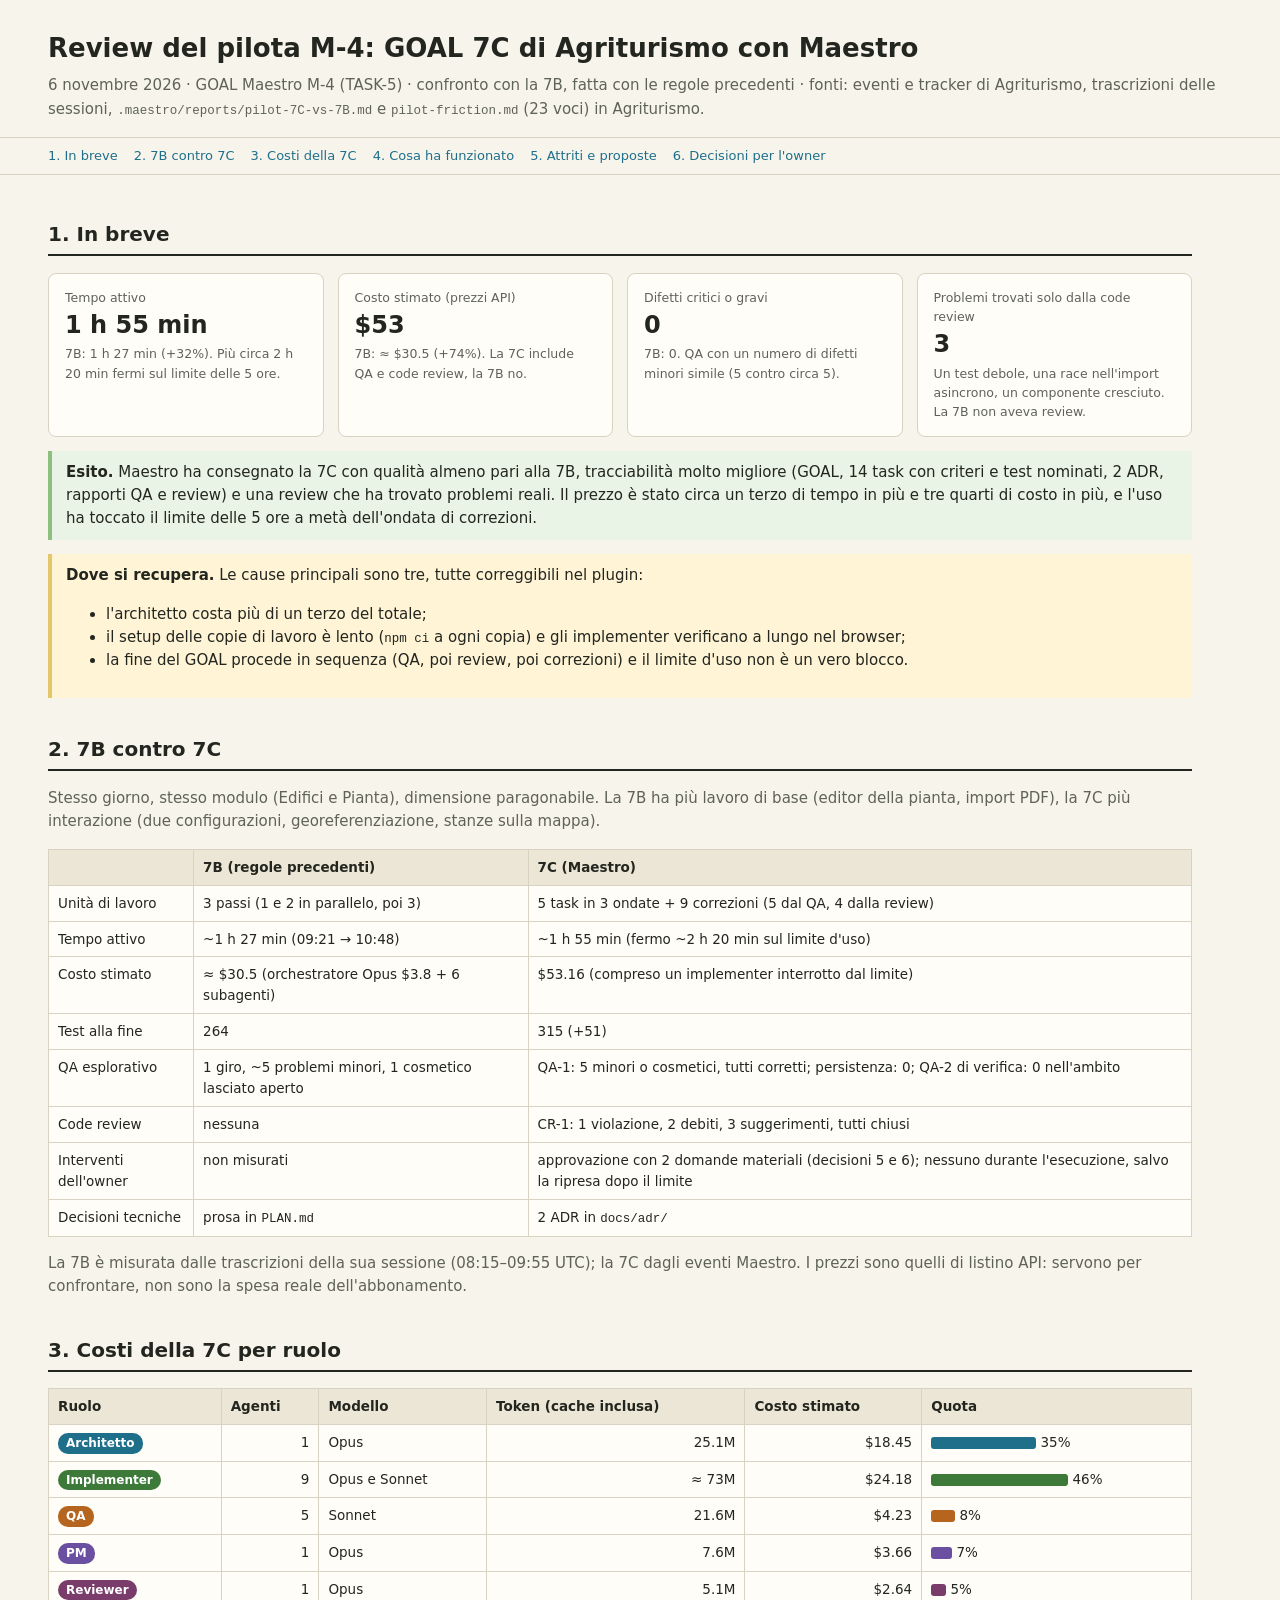
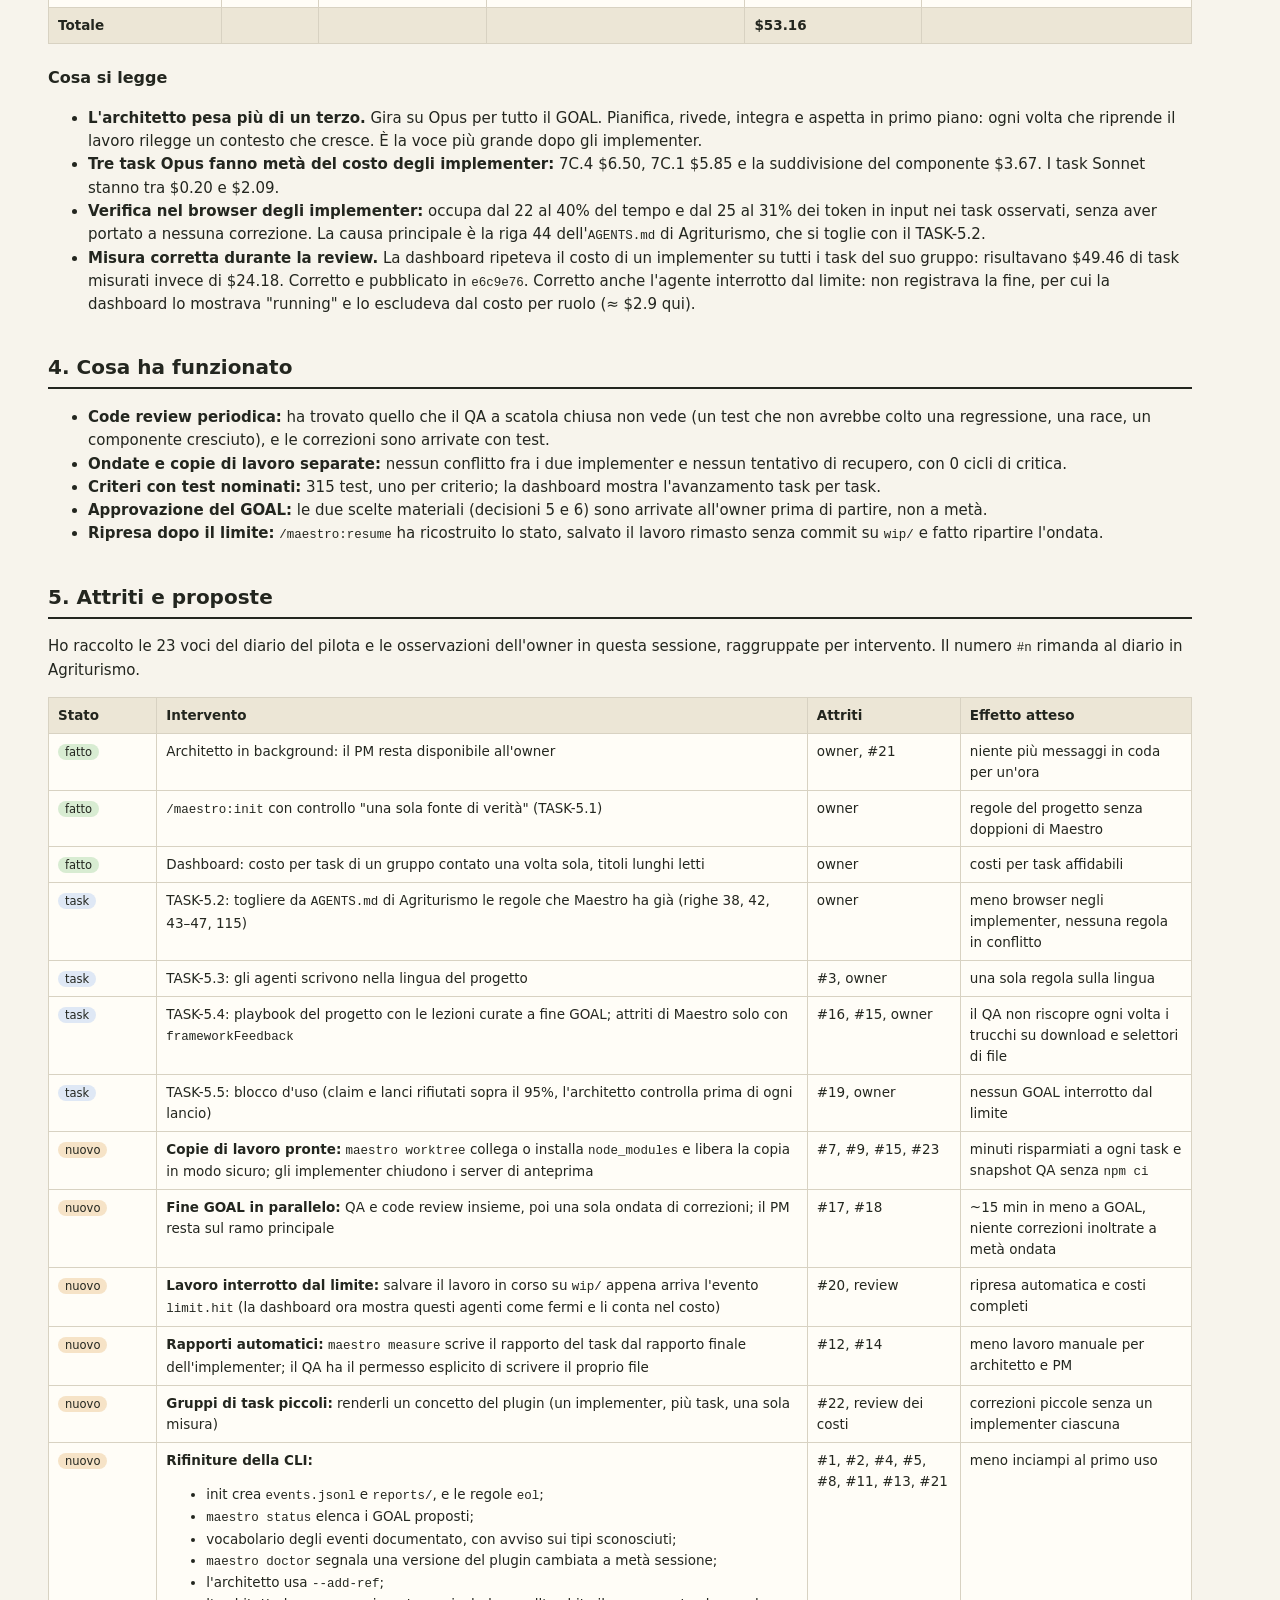
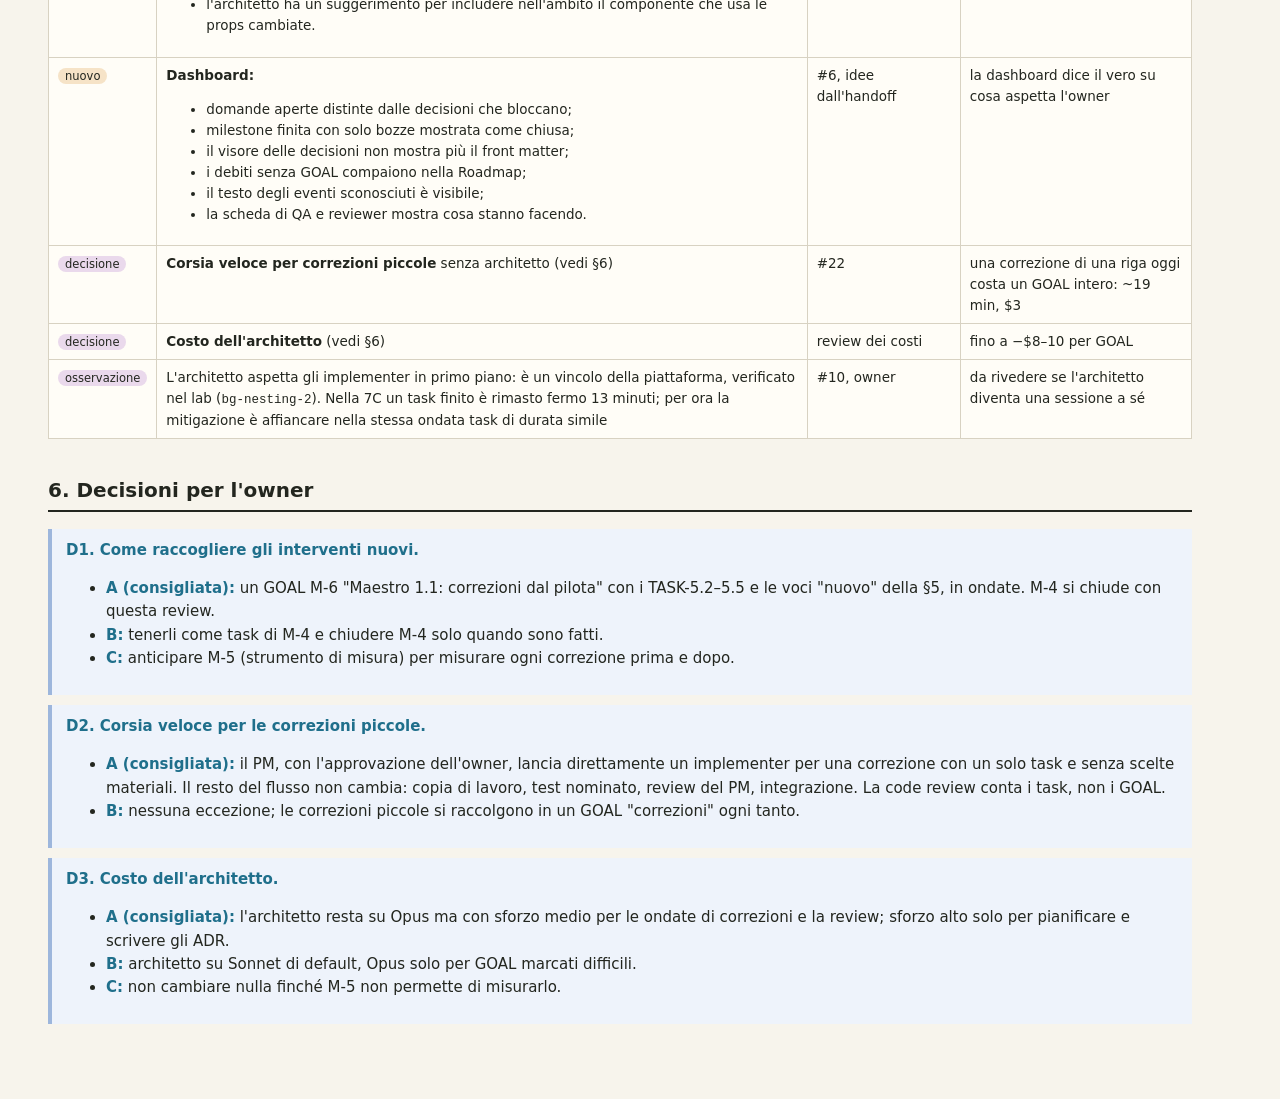
<file: research/m4-pilot-review.html>
<!doctype html>
<html lang="it">
<head>
<meta charset="utf-8">
<meta name="viewport" content="width=device-width, initial-scale=1">
<title>Maestro — review del pilota M-4 (Agriturismo 7C)</title>
<style>
  :root { --paper:#f7f4ec; --ink:#23261f; --muted:#5f6357; --line:#d8d2c2; --card:#fffdf7;
    --pm:#6b4fa0; --arch:#1f6f8b; --impl:#3d7a3a; --qa:#b5651d; --rev:#7a3d6b;
    --warn-bg:#fff4d6; --warn-line:#e3c76a; --q-bg:#eef3fb; --q-line:#9db6dc; --ok-bg:#eaf4e6; --ok-line:#8fbf7f; }
  * { box-sizing:border-box; }
  body { margin:0; background:var(--paper); color:var(--ink); font:15px/1.55 system-ui,"Segoe UI",sans-serif; }
  header { padding:28px 48px 16px; border-bottom:1px solid var(--line); }
  header h1 { margin:0 0 6px; font-size:26px; } header p { margin:0; color:var(--muted); }
  nav { position:sticky; top:0; z-index:5; background:var(--paper); border-bottom:1px solid var(--line); padding:8px 48px; display:flex; flex-wrap:wrap; gap:6px 16px; font-size:13px; }
  nav a { color:var(--arch); text-decoration:none; }
  main { max-width:1240px; padding:8px 48px 80px; }
  section { margin-top:36px; }
  h2 { font-size:20px; border-bottom:2px solid var(--ink); padding-bottom:4px; } h3 { font-size:16px; margin-top:22px; }
  table { border-collapse:collapse; width:100%; background:var(--card); font-size:13.5px; }
  th,td { border:1px solid var(--line); padding:7px 9px; text-align:left; vertical-align:top; } th { background:#ece6d6; }
  td.n { text-align:right; white-space:nowrap; font-variant-numeric:tabular-nums; }
  code { font-family:Consolas,"Cascadia Mono",monospace; font-size:12.5px; }
  .role { display:inline-block; padding:1px 8px; border-radius:10px; color:#fff; font-size:12px; font-weight:600; }
  .pm{background:var(--pm)} .arch{background:var(--arch)} .impl{background:var(--impl)} .qa{background:var(--qa)} .rev{background:var(--rev)}
  .grid { display:grid; grid-template-columns:repeat(auto-fit,minmax(220px,1fr)); gap:14px; }
  .card { background:var(--card); border:1px solid var(--line); border-radius:8px; padding:14px 16px; }
  .card .big { font-size:24px; font-weight:700; } .card small { color:var(--muted); display:block; }
  .note { background:var(--warn-bg); border-left:4px solid var(--warn-line); padding:10px 14px; margin:14px 0; }
  .ok { background:var(--ok-bg); border-left:4px solid var(--ok-line); padding:10px 14px; margin:14px 0; }
  .q { background:var(--q-bg); border-left:4px solid var(--q-line); padding:10px 14px; margin:10px 0; } .q b { color:var(--arch); }
  .bar { height:12px; border-radius:3px; display:inline-block; vertical-align:middle; }
  .st { font-size:11.5px; padding:1px 7px; border-radius:8px; white-space:nowrap; }
  .st.done { background:#d8ecd2; } .st.task { background:#dfe8f5; } .st.new { background:#f6e3c7; } .st.dec { background:#ead9ec; }
  .r { color:var(--muted); }
</style>
</head>
<body>
<header>
  <h1>Review del pilota M-4: GOAL 7C di Agriturismo con Maestro</h1>
  <p>6 novembre 2026 · GOAL Maestro M-4 (TASK-5) · confronto con la 7B, fatta con le regole precedenti · fonti: eventi e tracker di Agriturismo, trascrizioni delle sessioni, <code>.maestro/reports/pilot-7C-vs-7B.md</code> e <code>pilot-friction.md</code> (23 voci) in Agriturismo.</p>
</header>
<nav>
  <a href="#sintesi">1. In breve</a><a href="#confronto">2. 7B contro 7C</a><a href="#costi">3. Costi della 7C</a>
  <a href="#bene">4. Cosa ha funzionato</a><a href="#attriti">5. Attriti e proposte</a><a href="#decisioni">6. Decisioni per l'owner</a>
</nav>
<main>

<section id="sintesi">
<h2>1. In breve</h2>
<div class="grid">
  <div class="card"><small>Tempo attivo</small><div class="big">1 h 55 min</div><small>7B: 1 h 27 min (+32%). Più circa 2 h 20 min fermi sul limite delle 5 ore.</small></div>
  <div class="card"><small>Costo stimato (prezzi API)</small><div class="big">$53</div><small>7B: ≈ $30.5 (+74%). La 7C include QA e code review, la 7B no.</small></div>
  <div class="card"><small>Difetti critici o gravi</small><div class="big">0</div><small>7B: 0. QA con un numero di difetti minori simile (5 contro circa 5).</small></div>
  <div class="card"><small>Problemi trovati solo dalla code review</small><div class="big">3</div><small>Un test debole, una race nell'import asincrono, un componente cresciuto. La 7B non aveva review.</small></div>
</div>
<div class="ok"><b>Esito.</b> Maestro ha consegnato la 7C con qualità almeno pari alla 7B, tracciabilità molto migliore (GOAL, 14 task con criteri e test nominati, 2 ADR, rapporti QA e review) e una review che ha trovato problemi reali. Il prezzo è stato circa un terzo di tempo in più e tre quarti di costo in più, e l'uso ha toccato il limite delle 5 ore a metà dell'ondata di correzioni.</div>
<div class="note"><b>Dove si recupera.</b> Le cause principali sono tre, tutte correggibili nel plugin:
  <ul>
    <li>l'architetto costa più di un terzo del totale;</li>
    <li>il setup delle copie di lavoro è lento (<code>npm ci</code> a ogni copia) e gli implementer verificano a lungo nel browser;</li>
    <li>la fine del GOAL procede in sequenza (QA, poi review, poi correzioni) e il limite d'uso non è un vero blocco.</li>
  </ul></div>
</section>

<section id="confronto">
<h2>2. 7B contro 7C</h2>
<p class="r">Stesso giorno, stesso modulo (Edifici e Pianta), dimensione paragonabile. La 7B ha più lavoro di base (editor della pianta, import PDF), la 7C più interazione (due configurazioni, georeferenziazione, stanze sulla mappa).</p>
<table>
<tr><th></th><th>7B (regole precedenti)</th><th>7C (Maestro)</th></tr>
<tr><td>Unità di lavoro</td><td>3 passi (1 e 2 in parallelo, poi 3)</td><td>5 task in 3 ondate + 9 correzioni (5 dal QA, 4 dalla review)</td></tr>
<tr><td>Tempo attivo</td><td>~1 h 27 min (09:21 → 10:48)</td><td>~1 h 55 min (fermo ~2 h 20 min sul limite d'uso)</td></tr>
<tr><td>Costo stimato</td><td>≈ $30.5 (orchestratore Opus $3.8 + 6 subagenti)</td><td>$53.16 (compreso un implementer interrotto dal limite)</td></tr>
<tr><td>Test alla fine</td><td>264</td><td>315 (+51)</td></tr>
<tr><td>QA esplorativo</td><td>1 giro, ~5 problemi minori, 1 cosmetico lasciato aperto</td><td>QA-1: 5 minori o cosmetici, tutti corretti; persistenza: 0; QA-2 di verifica: 0 nell'ambito</td></tr>
<tr><td>Code review</td><td>nessuna</td><td>CR-1: 1 violazione, 2 debiti, 3 suggerimenti, tutti chiusi</td></tr>
<tr><td>Interventi dell'owner</td><td>non misurati</td><td>approvazione con 2 domande materiali (decisioni 5 e 6); nessuno durante l'esecuzione, salvo la ripresa dopo il limite</td></tr>
<tr><td>Decisioni tecniche</td><td>prosa in <code>PLAN.md</code></td><td>2 ADR in <code>docs/adr/</code></td></tr>
</table>
<p class="r">La 7B è misurata dalle trascrizioni della sua sessione (08:15–09:55 UTC); la 7C dagli eventi Maestro. I prezzi sono quelli di listino API: servono per confrontare, non sono la spesa reale dell'abbonamento.</p>
</section>

<section id="costi">
<h2>3. Costi della 7C per ruolo</h2>
<table>
<tr><th>Ruolo</th><th>Agenti</th><th>Modello</th><th>Token (cache inclusa)</th><th>Costo stimato</th><th>Quota</th></tr>
<tr><td><span class="role arch">Architetto</span></td><td class="n">1</td><td>Opus</td><td class="n">25.1M</td><td class="n">$18.45</td><td><span class="bar" style="width:105px;background:var(--arch)"></span> 35%</td></tr>
<tr><td><span class="role impl">Implementer</span></td><td class="n">9</td><td>Opus e Sonnet</td><td class="n">≈ 73M</td><td class="n">$24.18</td><td><span class="bar" style="width:137px;background:var(--impl)"></span> 46%</td></tr>
<tr><td><span class="role qa">QA</span></td><td class="n">5</td><td>Sonnet</td><td class="n">21.6M</td><td class="n">$4.23</td><td><span class="bar" style="width:24px;background:var(--qa)"></span> 8%</td></tr>
<tr><td><span class="role pm">PM</span></td><td class="n">1</td><td>Opus</td><td class="n">7.6M</td><td class="n">$3.66</td><td><span class="bar" style="width:21px;background:var(--pm)"></span> 7%</td></tr>
<tr><td><span class="role rev">Reviewer</span></td><td class="n">1</td><td>Opus</td><td class="n">5.1M</td><td class="n">$2.64</td><td><span class="bar" style="width:15px;background:var(--rev)"></span> 5%</td></tr>
<tr><th>Totale</th><th></th><th></th><th></th><th class="n">$53.16</th><th></th></tr>
</table>
<h3>Cosa si legge</h3>
<ul>
  <li><b>L'architetto pesa più di un terzo.</b> Gira su Opus per tutto il GOAL. Pianifica, rivede, integra e aspetta in primo piano: ogni volta che riprende il lavoro rilegge un contesto che cresce. È la voce più grande dopo gli implementer.</li>
  <li><b>Tre task Opus fanno metà del costo degli implementer:</b> 7C.4 $6.50, 7C.1 $5.85 e la suddivisione del componente $3.67. I task Sonnet stanno tra $0.20 e $2.09.</li>
  <li><b>Verifica nel browser degli implementer:</b> occupa dal 22 al 40% del tempo e dal 25 al 31% dei token in input nei task osservati, senza aver portato a nessuna correzione. La causa principale è la riga 44 dell'<code>AGENTS.md</code> di Agriturismo, che si toglie con il TASK-5.2.</li>
  <li><b>Misura corretta durante la review.</b> La dashboard ripeteva il costo di un implementer su tutti i task del suo gruppo: risultavano $49.46 di task misurati invece di $24.18. Corretto e pubblicato in <code>e6c9e76</code>. Corretto anche l'agente interrotto dal limite: non registrava la fine, per cui la dashboard lo mostrava "running" e lo escludeva dal costo per ruolo (≈ $2.9 qui).</li>
</ul>
</section>

<section id="bene">
<h2>4. Cosa ha funzionato</h2>
<ul>
  <li><b>Code review periodica:</b> ha trovato quello che il QA a scatola chiusa non vede (un test che non avrebbe colto una regressione, una race, un componente cresciuto), e le correzioni sono arrivate con test.</li>
  <li><b>Ondate e copie di lavoro separate:</b> nessun conflitto fra i due implementer e nessun tentativo di recupero, con 0 cicli di critica.</li>
  <li><b>Criteri con test nominati:</b> 315 test, uno per criterio; la dashboard mostra l'avanzamento task per task.</li>
  <li><b>Approvazione del GOAL:</b> le due scelte materiali (decisioni 5 e 6) sono arrivate all'owner prima di partire, non a metà.</li>
  <li><b>Ripresa dopo il limite:</b> <code>/maestro:resume</code> ha ricostruito lo stato, salvato il lavoro rimasto senza commit su <code>wip/</code> e fatto ripartire l'ondata.</li>
</ul>
</section>

<section id="attriti">
<h2>5. Attriti e proposte</h2>
<p>Ho raccolto le 23 voci del diario del pilota e le osservazioni dell'owner in questa sessione, raggruppate per intervento. Il numero <code>#n</code> rimanda al diario in Agriturismo.</p>
<table>
<tr><th>Stato</th><th>Intervento</th><th>Attriti</th><th>Effetto atteso</th></tr>
<tr><td><span class="st done">fatto</span></td><td>Architetto in background: il PM resta disponibile all'owner</td><td>owner, #21</td><td>niente più messaggi in coda per un'ora</td></tr>
<tr><td><span class="st done">fatto</span></td><td><code>/maestro:init</code> con controllo "una sola fonte di verità" (TASK-5.1)</td><td>owner</td><td>regole del progetto senza doppioni di Maestro</td></tr>
<tr><td><span class="st done">fatto</span></td><td>Dashboard: costo per task di un gruppo contato una volta sola, titoli lunghi letti</td><td>owner</td><td>costi per task affidabili</td></tr>
<tr><td><span class="st task">task</span></td><td>TASK-5.2: togliere da <code>AGENTS.md</code> di Agriturismo le regole che Maestro ha già (righe 38, 42, 43–47, 115)</td><td>owner</td><td>meno browser negli implementer, nessuna regola in conflitto</td></tr>
<tr><td><span class="st task">task</span></td><td>TASK-5.3: gli agenti scrivono nella lingua del progetto</td><td>#3, owner</td><td>una sola regola sulla lingua</td></tr>
<tr><td><span class="st task">task</span></td><td>TASK-5.4: playbook del progetto con le lezioni curate a fine GOAL; attriti di Maestro solo con <code>frameworkFeedback</code></td><td>#16, #15, owner</td><td>il QA non riscopre ogni volta i trucchi su download e selettori di file</td></tr>
<tr><td><span class="st task">task</span></td><td>TASK-5.5: blocco d'uso (claim e lanci rifiutati sopra il 95%, l'architetto controlla prima di ogni lancio)</td><td>#19, owner</td><td>nessun GOAL interrotto dal limite</td></tr>
<tr><td><span class="st new">nuovo</span></td><td><b>Copie di lavoro pronte:</b> <code>maestro worktree</code> collega o installa <code>node_modules</code> e libera la copia in modo sicuro; gli implementer chiudono i server di anteprima</td><td>#7, #9, #15, #23</td><td>minuti risparmiati a ogni task e snapshot QA senza <code>npm ci</code></td></tr>
<tr><td><span class="st new">nuovo</span></td><td><b>Fine GOAL in parallelo:</b> QA e code review insieme, poi una sola ondata di correzioni; il PM resta sul ramo principale</td><td>#17, #18</td><td>~15 min in meno a GOAL, niente correzioni inoltrate a metà ondata</td></tr>
<tr><td><span class="st new">nuovo</span></td><td><b>Lavoro interrotto dal limite:</b> salvare il lavoro in corso su <code>wip/</code> appena arriva l'evento <code>limit.hit</code> (la dashboard ora mostra questi agenti come fermi e li conta nel costo)</td><td>#20, review</td><td>ripresa automatica e costi completi</td></tr>
<tr><td><span class="st new">nuovo</span></td><td><b>Rapporti automatici:</b> <code>maestro measure</code> scrive il rapporto del task dal rapporto finale dell'implementer; il QA ha il permesso esplicito di scrivere il proprio file</td><td>#12, #14</td><td>meno lavoro manuale per architetto e PM</td></tr>
<tr><td><span class="st new">nuovo</span></td><td><b>Gruppi di task piccoli:</b> renderli un concetto del plugin (un implementer, più task, una sola misura)</td><td>#22, review dei costi</td><td>correzioni piccole senza un implementer ciascuna</td></tr>
<tr><td><span class="st new">nuovo</span></td><td><b>Rifiniture della CLI:</b>
  <ul>
    <li>init crea <code>events.jsonl</code> e <code>reports/</code>, e le regole <code>eol</code>;</li>
    <li><code>maestro status</code> elenca i GOAL proposti;</li>
    <li>vocabolario degli eventi documentato, con avviso sui tipi sconosciuti;</li>
    <li><code>maestro doctor</code> segnala una versione del plugin cambiata a metà sessione;</li>
    <li>l'architetto usa <code>--add-ref</code>;</li>
    <li>l'architetto ha un suggerimento per includere nell'ambito il componente che usa le props cambiate.</li>
  </ul></td><td>#1, #2, #4, #5, #8, #11, #13, #21</td><td>meno inciampi al primo uso</td></tr>
<tr><td><span class="st new">nuovo</span></td><td><b>Dashboard:</b>
  <ul>
    <li>domande aperte distinte dalle decisioni che bloccano;</li>
    <li>milestone finita con solo bozze mostrata come chiusa;</li>
    <li>il visore delle decisioni non mostra più il front matter;</li>
    <li>i debiti senza GOAL compaiono nella Roadmap;</li>
    <li>il testo degli eventi sconosciuti è visibile;</li>
    <li>la scheda di QA e reviewer mostra cosa stanno facendo.</li>
  </ul></td><td>#6, idee dall'handoff</td><td>la dashboard dice il vero su cosa aspetta l'owner</td></tr>
<tr><td><span class="st dec">decisione</span></td><td><b>Corsia veloce per correzioni piccole</b> senza architetto (vedi §6)</td><td>#22</td><td>una correzione di una riga oggi costa un GOAL intero: ~19 min, $3</td></tr>
<tr><td><span class="st dec">decisione</span></td><td><b>Costo dell'architetto</b> (vedi §6)</td><td>review dei costi</td><td>fino a −$8–10 per GOAL</td></tr>
<tr><td><span class="st dec">osservazione</span></td><td>L'architetto aspetta gli implementer in primo piano: è un vincolo della piattaforma, verificato nel lab (<code>bg-nesting-2</code>). Nella 7C un task finito è rimasto fermo 13 minuti; per ora la mitigazione è affiancare nella stessa ondata task di durata simile</td><td>#10, owner</td><td>da rivedere se l'architetto diventa una sessione a sé</td></tr>
</table>
</section>

<section id="decisioni">
<h2>6. Decisioni per l'owner</h2>
<div class="q"><b>D1. Come raccogliere gli interventi nuovi.</b>
  <ul>
    <li><b>A (consigliata):</b> un GOAL M-6 "Maestro 1.1: correzioni dal pilota" con i TASK-5.2–5.5 e le voci "nuovo" della §5, in ondate. M-4 si chiude con questa review.</li>
    <li><b>B:</b> tenerli come task di M-4 e chiudere M-4 solo quando sono fatti.</li>
    <li><b>C:</b> anticipare M-5 (strumento di misura) per misurare ogni correzione prima e dopo.</li>
  </ul></div>
<div class="q"><b>D2. Corsia veloce per le correzioni piccole.</b>
  <ul>
    <li><b>A (consigliata):</b> il PM, con l'approvazione dell'owner, lancia direttamente un implementer per una correzione con un solo task e senza scelte materiali. Il resto del flusso non cambia: copia di lavoro, test nominato, review del PM, integrazione. La code review conta i task, non i GOAL.</li>
    <li><b>B:</b> nessuna eccezione; le correzioni piccole si raccolgono in un GOAL "correzioni" ogni tanto.</li>
  </ul></div>
<div class="q"><b>D3. Costo dell'architetto.</b>
  <ul>
    <li><b>A (consigliata):</b> l'architetto resta su Opus ma con sforzo medio per le ondate di correzioni e la review; sforzo alto solo per pianificare e scrivere gli ADR.</li>
    <li><b>B:</b> architetto su Sonnet di default, Opus solo per GOAL marcati difficili.</li>
    <li><b>C:</b> non cambiare nulla finché M-5 non permette di misurarlo.</li>
  </ul></div>
</section>

</main>
</body>
</html>
</file>
